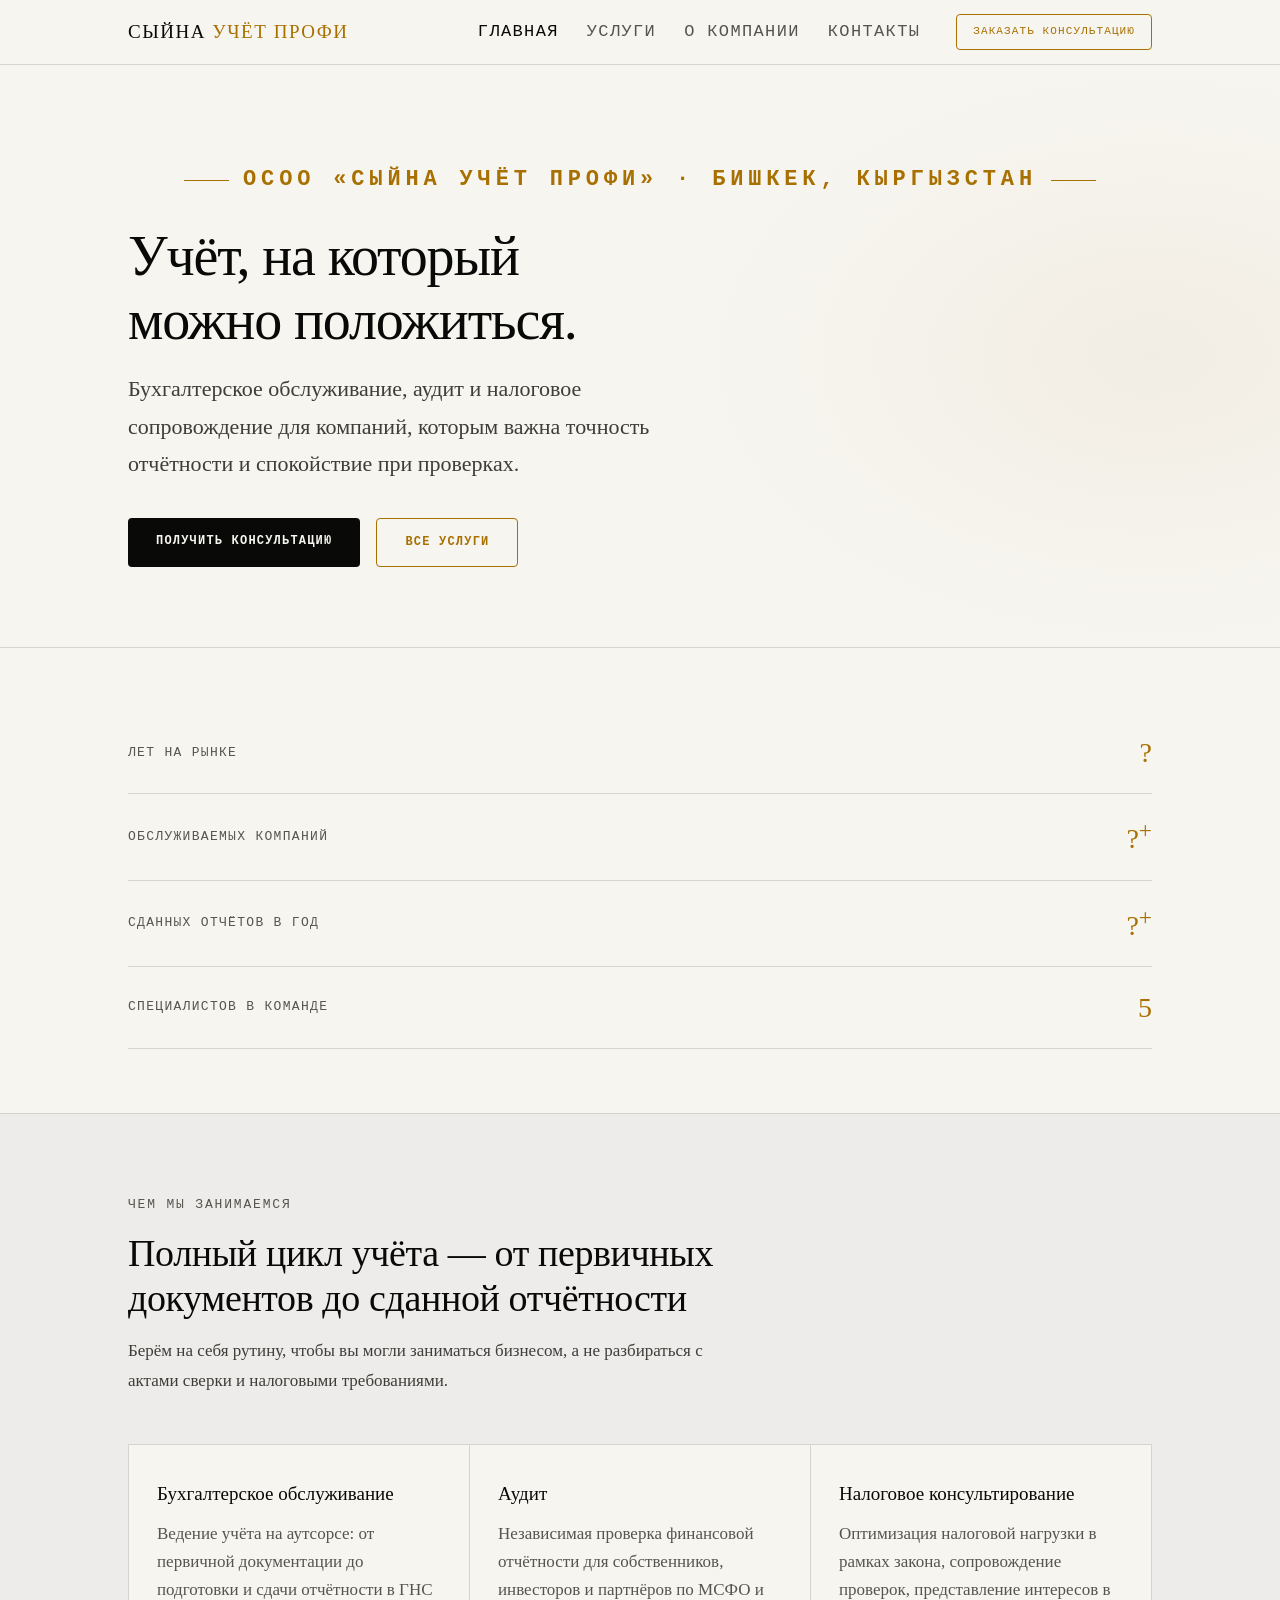
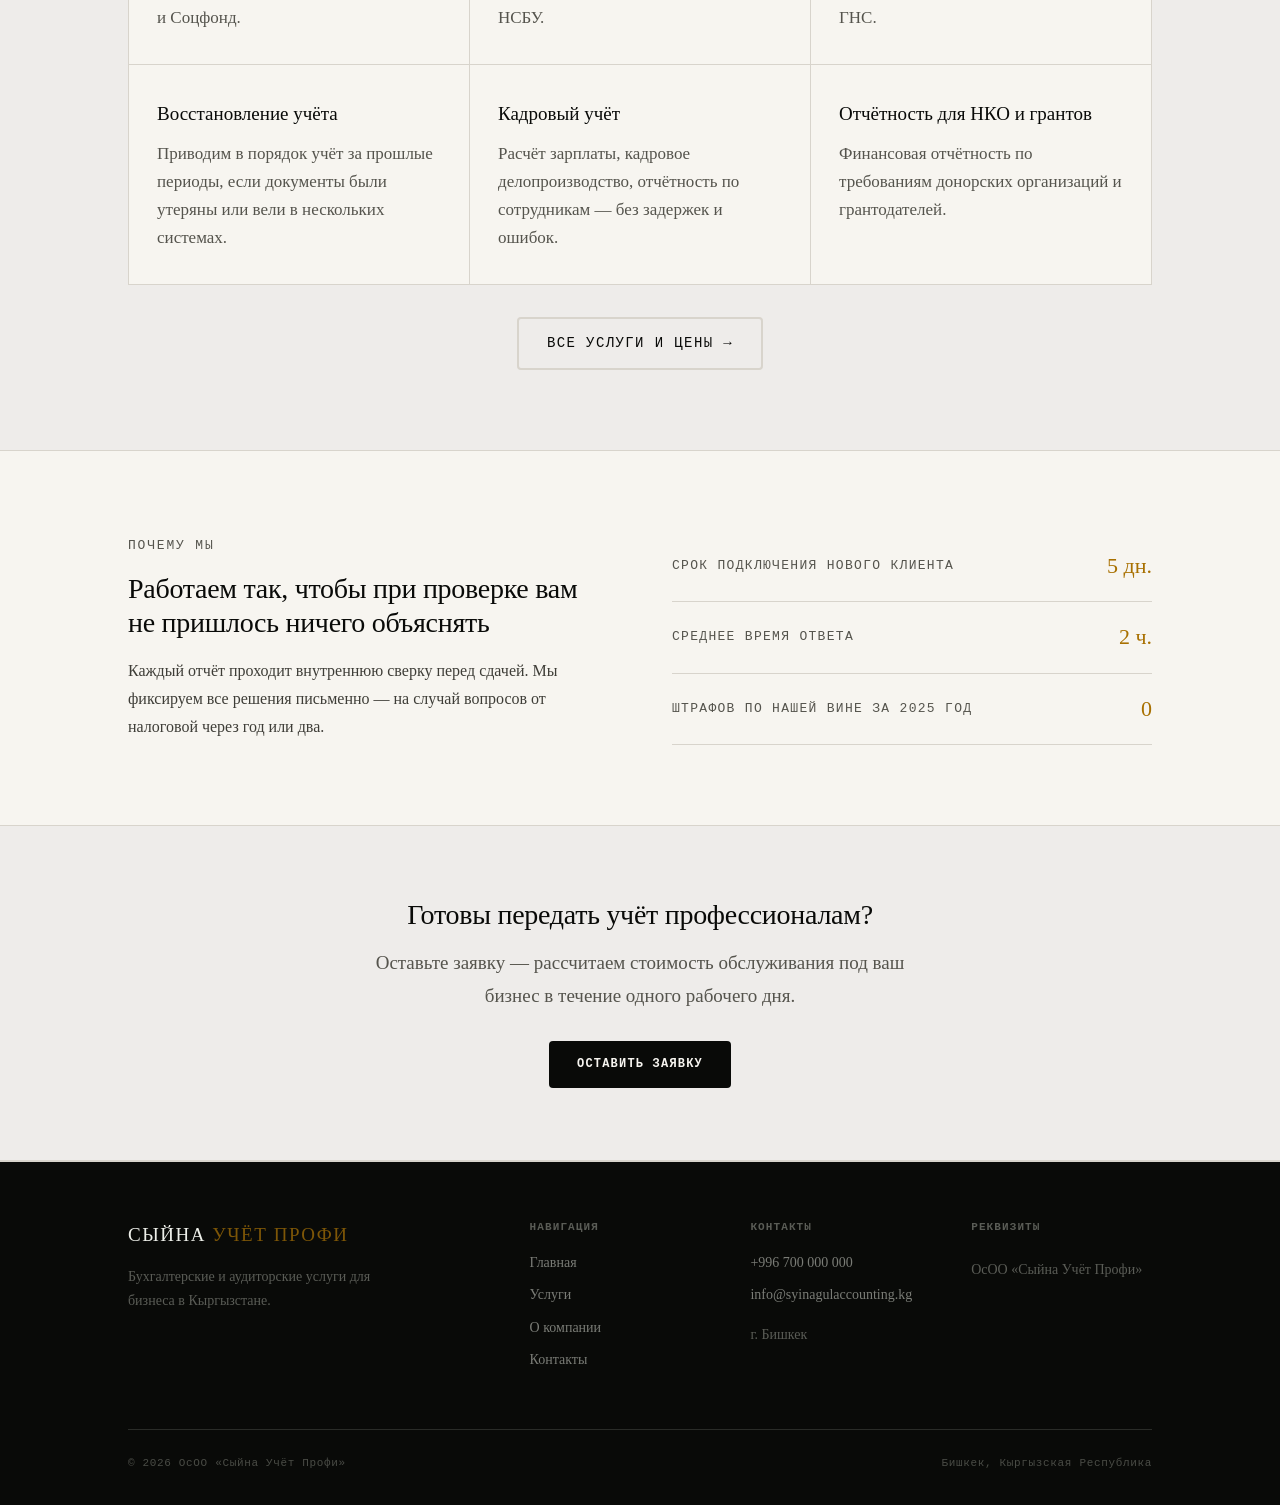
<file: index.html>
<!DOCTYPE html>
<html lang="ru">
<head>
<meta charset="UTF-8">
<meta name="viewport" content="width=device-width, initial-scale=1.0">
<title>Сыйна Учёт Профи — бухгалтерские и аудиторские услуги</title>
<meta name="description" content="Бухгалтерское обслуживание, аудит и налоговое сопровождение для компаний в Бишкеке, Кыргызстан.">
<link rel="stylesheet" href="style.css">
<link rel="icon" href="favicon.png" type="image/png">
</head>
<body>
<header class="site">
  <div class="nav">
    <a href="index.html" class="logo">Сыйна <span>УЧЁТ ПРОФИ</span></a>
    <nav class="links">
      <a href="index.html" class="active">Главная</a>
      <a href="services.html">Услуги</a>
      <a href="about.html">О компании</a>
      <a href="contacts.html">Контакты</a>
    </nav>
    <a href="contacts.html" class="nav-cta">Заказать консультацию</a>
  </div>
</header>
<section class="hero">
  <div class="wrap">
    <span class="kicker">ОсОО «Сыйна Учёт Профи» · Бишкек, Кыргызстан</span>
    <h1>Учёт, на который<br>можно положиться.</h1>
    <p class="lead">Бухгалтерское обслуживание, аудит и налоговое сопровождение для компаний, которым важна точность отчётности и спокойствие при проверках.</p>
    <div style="margin-top:36px;display:flex;gap:16px;flex-wrap:wrap;">
      <a href="contacts.html" class="btn">Получить консультацию</a>
      <a href="services.html" class="btn gold">Все услуги</a>
    </div>
  </div>
</section>
<section style="padding:64px 0;">
  <div class="wrap">
    <div class="ledger">
      <div class="ledger-row"><span class="label">Лет на рынке</span><span class="dots"></span><span class="value">?</span></div>
      <div class="ledger-row"><span class="label">Обслуживаемых компаний</span><span class="dots"></span><span class="value">?<sup>+</sup></span></div>
      <div class="ledger-row"><span class="label">Сданных отчётов в год</span><span class="dots"></span><span class="value">?<sup>+</sup></span></div>
      <div class="ledger-row"><span class="label">Специалистов в команде</span><span class="dots"></span><span class="value">5</span></div>
    </div>
  </div>
</section>
<section style="background:var(--panel);border-top:1px solid var(--line);border-bottom:1px solid var(--line);">
  <div class="wrap">
    <div class="section-head">
      <span class="eyebrow">Чем мы занимаемся</span>
      <h2>Полный цикл учёта — от первичных документов до сданной отчётности</h2>
      <p>Берём на себя рутину, чтобы вы могли заниматься бизнесом, а не разбираться с актами сверки и налоговыми требованиями.</p>
    </div>
    <div class="grid-3">
      <div class="card"><h3>Бухгалтерское обслуживание</h3><p>Ведение учёта на аутсорсе: от первичной документации до подготовки и сдачи отчётности в ГНС и Соцфонд.</p></div>
      <div class="card"><h3>Аудит</h3><p>Независимая проверка финансовой отчётности для собственников, инвесторов и партнёров по МСФО и НСБУ.</p></div>
      <div class="card"><h3>Налоговое консультирование</h3><p>Оптимизация налоговой нагрузки в рамках закона, сопровождение проверок, представление интересов в ГНС.</p></div>
      <div class="card"><h3>Восстановление учёта</h3><p>Приводим в порядок учёт за прошлые периоды, если документы были утеряны или вели в нескольких системах.</p></div>
      <div class="card"><h3>Кадровый учёт</h3><p>Расчёт зарплаты, кадровое делопроизводство, отчётность по сотрудникам — без задержек и ошибок.</p></div>
      <div class="card"><h3>Отчётность для НКО и грантов</h3><p>Финансовая отчётность по требованиям донорских организаций и грантодателей.</p></div>
    </div>
    <div style="margin-top:32px;text-align:center;">
      <a href="services.html" class="btn-ghost">Все услуги и цены →</a>
    </div>
  </div>
</section>
<section>
  <div class="wrap grid-2">
    <div>
      <span class="eyebrow">Почему мы</span>
      <h2 style="font-size:28px;">Работаем так, чтобы при проверке вам не пришлось ничего объяснять</h2>
      <p style="color:var(--mist);margin-top:18px;font-size:16px;">Каждый отчёт проходит внутреннюю сверку перед сдачей. Мы фиксируем все решения письменно — на случай вопросов от налоговой через год или два.</p>
    </div>
    <div class="ledger">
      <div class="ledger-row"><span class="label">Срок подключения нового клиента</span><span class="dots"></span><span class="value" style="font-size:22px;">5 дн.</span></div>
      <div class="ledger-row"><span class="label">Среднее время ответа</span><span class="dots"></span><span class="value" style="font-size:22px;">2 ч.</span></div>
      <div class="ledger-row"><span class="label">Штрафов по нашей вине за 2025 год</span><span class="dots"></span><span class="value" style="font-size:22px;">0</span></div>
    </div>
  </div>
</section>
<div class="cta-band">
  <div class="wrap" style="max-width:600px;">
    <h2 style="font-size:28px;margin-bottom:14px;">Готовы передать учёт профессионалам?</h2>
    <p style="color:var(--slate);margin-bottom:28px;">Оставьте заявку — рассчитаем стоимость обслуживания под ваш бизнес в течение одного рабочего дня.</p>
    <a href="contacts.html" class="btn">Оставить заявку</a>
  </div>
</div>
<footer class="site">
  <div class="wrap">
    <div class="footer-grid">
      <div>
        <div class="logo" style="margin-bottom:14px;">Сыйна <span>УЧЁТ ПРОФИ</span></div>
        <p style="font-size:14px;max-width:280px;">Бухгалтерские и аудиторские услуги для бизнеса в Кыргызстане.</p>
      </div>
      <div>
        <h4>Навигация</h4>
        <a href="index.html">Главная</a>
        <a href="services.html">Услуги</a>
        <a href="about.html">О компании</a>
        <a href="contacts.html">Контакты</a>
      </div>
      <div>
        <h4>Контакты</h4>
        <a href="tel:+996700000000">+996 700 000 000</a>
        <a href="mailto:info@syinagulaccounting.kg">info@syinagulaccounting.kg</a>
        <span style="color:#5a5c56;font-size:14px;">г. Бишкек</span>
      </div>
      <div>
        <h4>Реквизиты</h4>
        <span style="color:#5a5c56;font-size:14px;">ОсОО «Сыйна Учёт Профи»</span>
      </div>
    </div>
    <div class="footer-bottom">
      <span>© 2026 ОсОО «Сыйна Учёт Профи»</span>
      <span>Бишкек, Кыргызская Республика</span>
    </div>
  </div>
</footer>
</body>
</html>
</file>
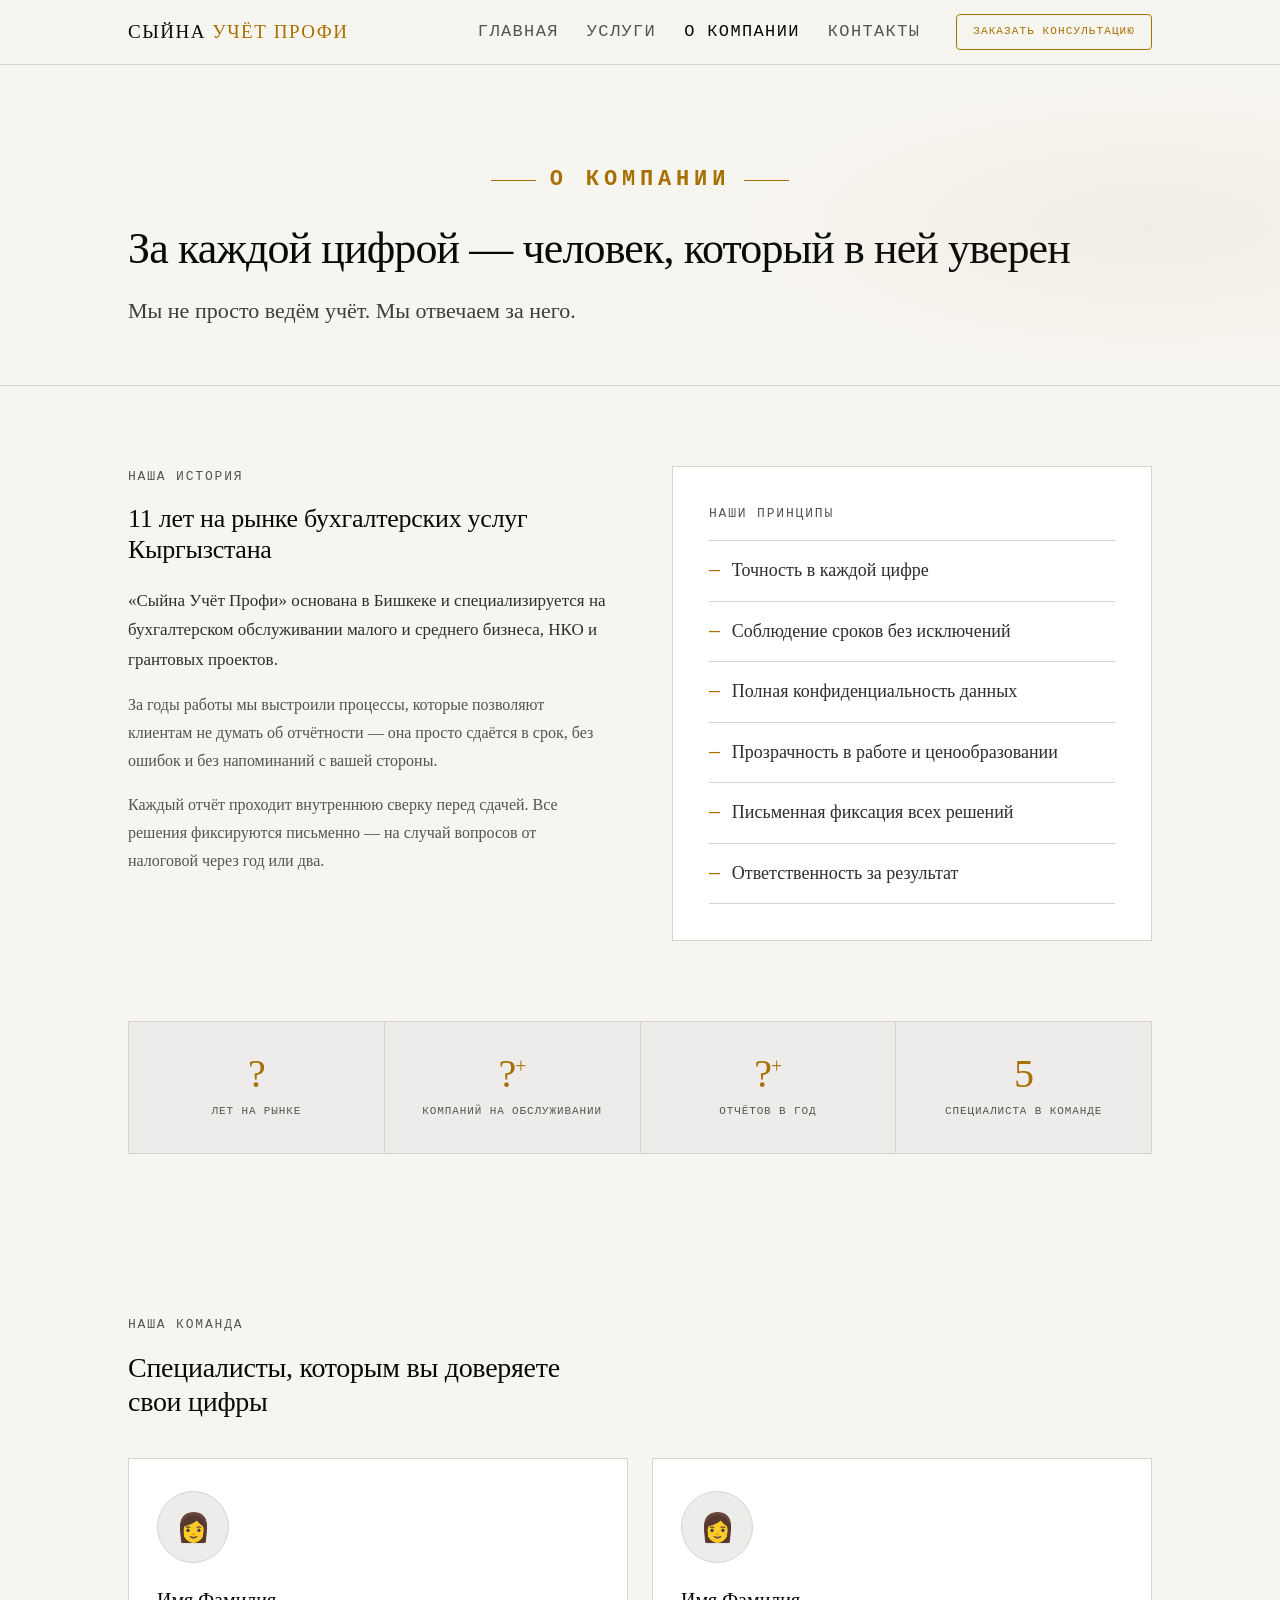
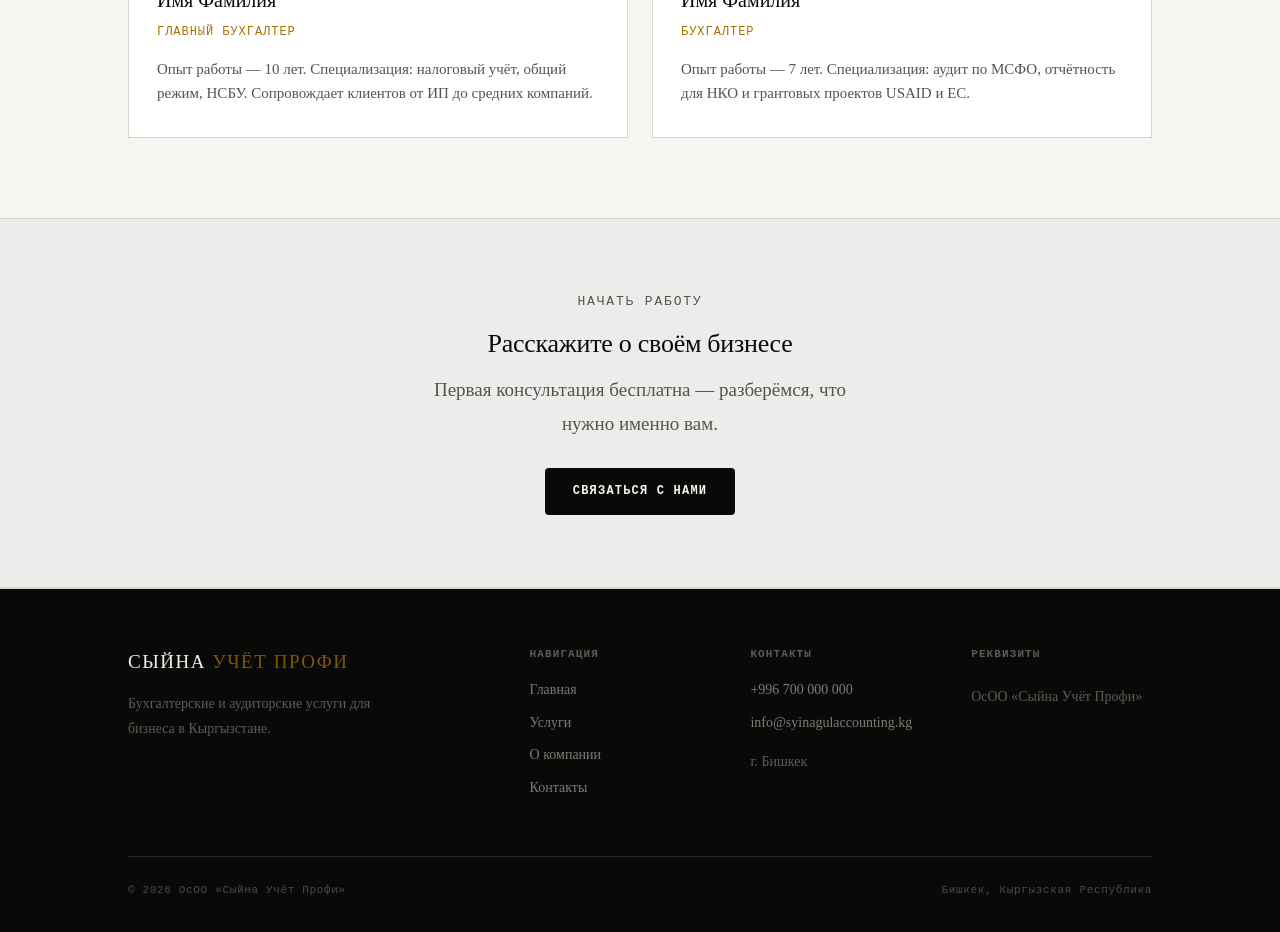
<file: about.html>
<!DOCTYPE html>
<html lang="ru">
<head>
<meta charset="UTF-8">
<meta name="viewport" content="width=device-width, initial-scale=1.0">
<title>О компании — Сыйна Учёт Профи</title>
<meta name="description" content="О компании Сыйна Учёт Профи — 11 лет на рынке бухгалтерских услуг Кыргызстана.">
<link rel="stylesheet" href="style.css">
<link rel="icon" href="favicon.png" type="image/png">
</head>
<body>

<header class="site">
  <div class="nav">
    <a href="index.html" class="logo">Сыйна <span>УЧЁТ ПРОФИ</span></a>
    <nav class="links">
      <a href="index.html">Главная</a>
      <a href="services.html">Услуги</a>
      <a href="about.html" class="active">О компании</a>
      <a href="contacts.html">Контакты</a>
    </nav>
    <a href="contacts.html" class="nav-cta">Заказать консультацию</a>
  </div>
</header>

<section class="hero" style="padding-bottom:56px;">
  <div class="wrap">
    <span class="kicker">О компании</span>
    <h1 style="font-size:clamp(28px,4vw,44px);">За каждой цифрой — человек, который в ней уверен</h1>
    <p class="lead">Мы не просто ведём учёт. Мы отвечаем за него.</p>
  </div>
</section>

<!-- ABOUT -->
<section>
  <div class="wrap">
    <div class="about-grid">
      <div>
        <span class="eyebrow">Наша история</span>
        <h2 style="font-size:26px;margin-bottom:20px;">11 лет на рынке бухгалтерских услуг Кыргызстана</h2>
        <p style="color:var(--body);margin-bottom:16px;font-size:17px;">«Сыйна Учёт Профи» основана в Бишкеке и специализируется на бухгалтерском обслуживании малого и среднего бизнеса, НКО и грантовых проектов.</p>
        <p style="color:var(--slate);margin-bottom:16px;font-size:16px;">За годы работы мы выстроили процессы, которые позволяют клиентам не думать об отчётности — она просто сдаётся в срок, без ошибок и без напоминаний с вашей стороны.</p>
        <p style="color:var(--slate);font-size:16px;">Каждый отчёт проходит внутреннюю сверку перед сдачей. Все решения фиксируются письменно — на случай вопросов от налоговой через год или два.</p>
      </div>
      <div style="background:#fff;border:1px solid var(--line);padding:36px;">
        <span class="eyebrow">Наши принципы</span>
        <ul class="cert-list">
          <li>Точность в каждой цифре</li>
          <li>Соблюдение сроков без исключений</li>
          <li>Полная конфиденциальность данных</li>
          <li>Прозрачность в работе и ценообразовании</li>
          <li>Письменная фиксация всех решений</li>
          <li>Ответственность за результат</li>
        </ul>
      </div>
    </div>
  </div>
</section>

<!-- STATS -->
<section style="padding:0 0 80px;">
  <div class="wrap">
    <div class="stat-row">
      <div class="stat">
        <div class="stat-num">?</div>
        <div class="stat-label">Лет на рынке</div>
      </div>
      <div class="stat">
        <div class="stat-num">?<sup style="font-size:20px;">+</sup></div>
        <div class="stat-label">Компаний на обслуживании</div>
      </div>
      <div class="stat">
        <div class="stat-num">?<sup style="font-size:20px;">+</sup></div>
        <div class="stat-label">Отчётов в год</div>
      </div>
      <div class="stat">
        <div class="stat-num">5</div>
        <div class="stat-label">Специалиста в команде</div>
      </div>
    </div>
  </div>
</section>

<!-- TEAM -->
<section>
  <div class="wrap">
    <span class="eyebrow">Наша команда</span>
    <h2 style="font-size:28px;margin-bottom:40px;max-width:480px;">Специалисты, которым вы доверяете свои цифры</h2>
    <div style="display:grid;grid-template-columns:repeat(auto-fit,minmax(280px,1fr));gap:24px;">

      <div style="background:#fff;border:1px solid var(--line);padding:32px 28px;">
        <div style="width:72px;height:72px;border-radius:50%;background:var(--panel);border:1px solid var(--line);display:flex;align-items:center;justify-content:center;font-size:28px;margin-bottom:20px;">👩</div>
        <h3 style="font-size:20px;margin-bottom:4px;">Имя Фамилия</h3>
        <p style="color:var(--gold);font-family:'Consolas',monospace;font-size:12px;letter-spacing:.08em;text-transform:uppercase;margin-bottom:14px;">Главный бухгалтер</p>
        <p style="color:var(--slate);font-size:15px;line-height:1.6;">Опыт работы — 10 лет. Специализация: налоговый учёт, общий режим, НСБУ. Сопровождает клиентов от ИП до средних компаний.</p>
      </div>

      <div style="background:#fff;border:1px solid var(--line);padding:32px 28px;">
        <div style="width:72px;height:72px;border-radius:50%;background:var(--panel);border:1px solid var(--line);display:flex;align-items:center;justify-content:center;font-size:28px;margin-bottom:20px;">👩</div>
        <h3 style="font-size:20px;margin-bottom:4px;">Имя Фамилия</h3>
        <p style="color:var(--gold);font-family:'Consolas',monospace;font-size:12px;letter-spacing:.08em;text-transform:uppercase;margin-bottom:14px;">Бухгалтер</p>
        <p style="color:var(--slate);font-size:15px;line-height:1.6;">Опыт работы — 7 лет. Специализация: аудит по МСФО, отчётность для НКО и грантовых проектов USAID и ЕС.</p>
      </div>
</section>


<div class="cta-band">
  <div class="wrap" style="max-width:520px;">
    <span class="eyebrow">Начать работу</span>
    <h2 style="font-size:26px;margin-bottom:14px;">Расскажите о своём бизнесе</h2>
    <p style="color:var(--slate);margin-bottom:28px;">Первая консультация бесплатна — разберёмся, что нужно именно вам.</p>
    <a href="contacts.html" class="btn">Связаться с нами</a>
  </div>
</div>

<footer class="site">
  <div class="wrap">
    <div class="footer-grid">
      <div>
        <div class="logo" style="margin-bottom:14px;">Сыйна <span>УЧЁТ ПРОФИ</span></div>
        <p style="font-size:14px;max-width:280px;">Бухгалтерские и аудиторские услуги для бизнеса в Кыргызстане.</p>
      </div>
      <div>
        <h4>Навигация</h4>
        <a href="index.html">Главная</a>
        <a href="services.html">Услуги</a>
        <a href="about.html">О компании</a>
        <a href="contacts.html">Контакты</a>
      </div>
      <div>
        <h4>Контакты</h4>
        <a href="tel:+996700000000">+996 700 000 000</a>
        <a href="mailto:info@syinagulaccounting.kg">info@syinagulaccounting.kg</a>
        <span style="color:#5a5c56;font-size:14px;">г. Бишкек</span>
      </div>
      <div>
        <h4>Реквизиты</h4>
        <span style="color:#5a5c56;font-size:14px;">ОсОО «Сыйна Учёт Профи»</span>
      </div>
    </div>
    <div class="footer-bottom">
      <span>© 2026 ОсОО «Сыйна Учёт Профи»</span>
      <span>Бишкек, Кыргызская Республика</span>
    </div>
  </div>
</footer>

</body>
</html>
</file>
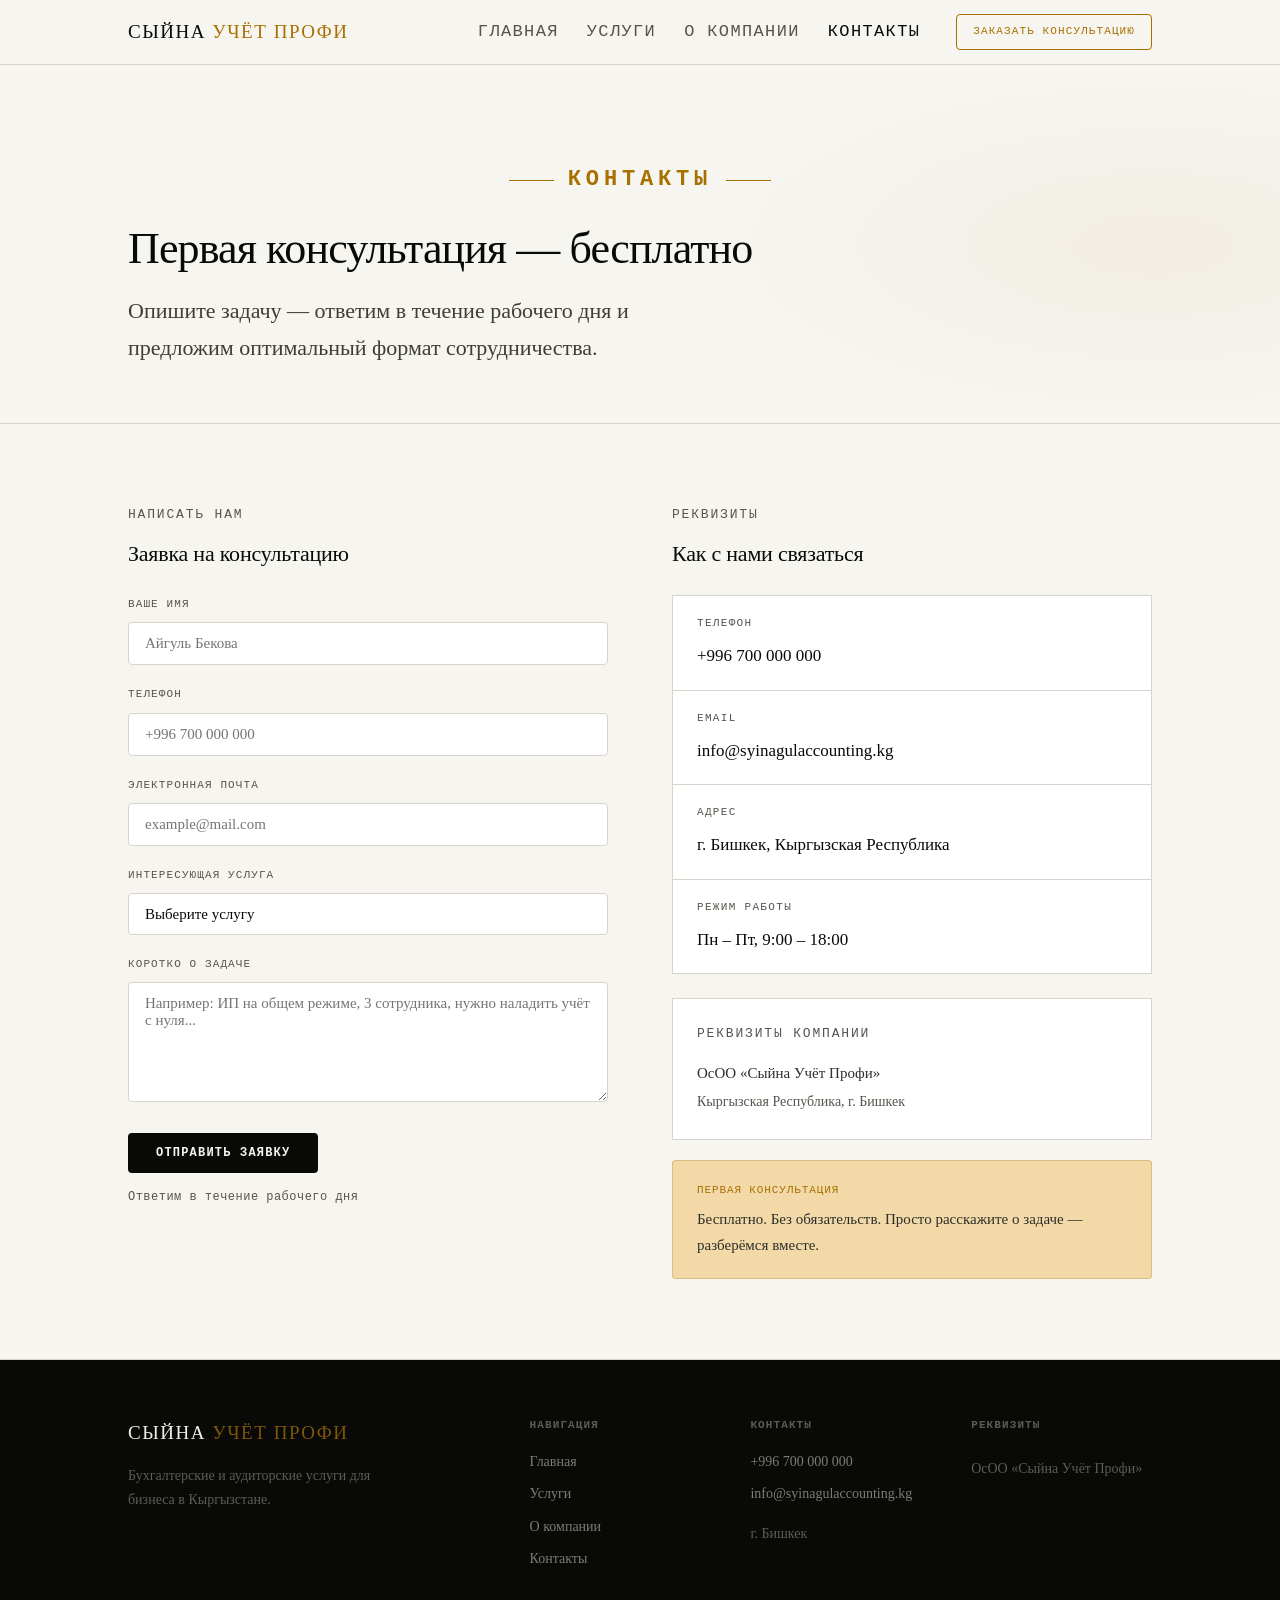
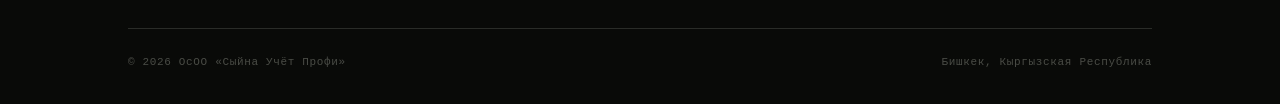
<file: contacts.html>
<!DOCTYPE html>
<html lang="ru">
<head>
<meta charset="UTF-8">
<meta name="viewport" content="width=device-width, initial-scale=1.0">
<title>Контакты — Сыйна Учёт Профи</title>
<meta name="description" content="Свяжитесь с нами для бесплатной консультации. Бишкек, Кыргызстан.">
<link rel="stylesheet" href="style.css">
<link rel="icon" href="favicon.png" type="image/png">
</head>
<body>

<header class="site">
  <div class="nav">
    <a href="index.html" class="logo">Сыйна <span>УЧЁТ ПРОФИ</span></a>
    <nav class="links">
      <a href="index.html">Главная</a>
      <a href="services.html">Услуги</a>
      <a href="about.html">О компании</a>
      <a href="contacts.html" class="active">Контакты</a>
    </nav>
    <a href="contacts.html" class="nav-cta">Заказать консультацию</a>
  </div>
</header>

<section class="hero" style="padding-bottom:56px;">
  <div class="wrap">
    <span class="kicker">Контакты</span>
    <h1 style="font-size:clamp(28px,4vw,44px);">Первая консультация — бесплатно</h1>
    <p class="lead">Опишите задачу — ответим в течение рабочего дня и предложим оптимальный формат сотрудничества.</p>
  </div>
</section>

<section>
  <div class="wrap">
    <div style="display:grid;grid-template-columns:1fr 1fr;gap:64px;align-items:start;">

      <!-- FORM -->
      <div>
        <span class="eyebrow">Написать нам</span>
        <h2 style="font-size:22px;margin-bottom:28px;">Заявка на консультацию</h2>

        <form action="https://formspree.io/f/YOUR_FORM_ID" method="POST">
          <div class="form-group">
            <label for="name">Ваше имя</label>
            <input type="text" id="name" name="name" placeholder="Айгуль Бекова" required>
          </div>
          <div class="form-group">
            <label for="phone">Телефон</label>
            <input type="tel" id="phone" name="phone" placeholder="+996 700 000 000">
          </div>
          <div class="form-group">
            <label for="email">Электронная почта</label>
            <input type="email" id="email" name="email" placeholder="example@mail.com" required>
          </div>
          <div class="form-group">
            <label for="service">Интересующая услуга</label>
            <select id="service" name="service">
              <option value="" disabled selected>Выберите услугу</option>
              <option>Бухгалтерское обслуживание</option>
              <option>Аудит финансовой отчётности</option>
              <option>Налоговое консультирование</option>
              <option>Восстановление учёта</option>
              <option>Кадровый учёт и зарплата</option>
              <option>Отчётность для НКО / грантов</option>
              <option>Не определился — нужна консультация</option>
            </select>
          </div>
          <div class="form-group">
            <label for="message">Коротко о задаче</label>
            <textarea id="message" name="message" placeholder="Например: ИП на общем режиме, 3 сотрудника, нужно наладить учёт с нуля..."></textarea>
          </div>
          <button type="submit" class="btn">Отправить заявку</button>
          <p style="color:var(--slate);font-size:12px;margin-top:14px;font-family:'Consolas',monospace;letter-spacing:.04em;">Ответим в течение рабочего дня</p>
        </form>
      </div>

      <!-- INFO -->
      <div>
        <span class="eyebrow">Реквизиты</span>
        <h2 style="font-size:22px;margin-bottom:28px;">Как с нами связаться</h2>

        <div class="info-block" style="margin-bottom:24px;">
          <div class="info-row">
            <div class="info-row-label">Телефон</div>
            <a href="tel:+996700000000">+996 700 000 000</a>
          </div>
          <div class="info-row">
            <div class="info-row-label">Email</div>
            <a href="mailto:info@syinagulaccounting.kg">info@syinagulaccounting.kg</a>
          </div>
          <div class="info-row">
            <div class="info-row-label">Адрес</div>
            <span>г. Бишкек, Кыргызская Республика</span>
          </div>
          <div class="info-row">
            <div class="info-row-label">Режим работы</div>
            <span>Пн – Пт, 9:00 – 18:00</span>
          </div>
        </div>

        <div style="background:#fff;border:1px solid var(--line);padding:24px 24px;margin-bottom:20px;">
          <span class="eyebrow">Реквизиты компании</span>
          <p style="color:var(--body);font-size:15px;margin-bottom:4px;">ОсОО «Сыйна Учёт Профи»</p>
          <p style="color:var(--slate);font-size:14px;">Кыргызская Республика, г. Бишкек</p>
        </div>

        <div style="padding:20px 24px;border:1px solid rgba(160,120,40,.3);border-radius:var(--radius);background:var(--goldBg);">
          <p style="color:var(--gold);font-family:'Consolas',monospace;font-size:11px;letter-spacing:.08em;margin-bottom:6px;">ПЕРВАЯ КОНСУЛЬТАЦИЯ</p>
          <p style="color:var(--body);font-size:15px;">Бесплатно. Без обязательств. Просто расскажите о задаче — разберёмся вместе.</p>
        </div>
      </div>

    </div>
  </div>
</section>

<footer class="site">
  <div class="wrap">
    <div class="footer-grid">
      <div>
        <div class="logo" style="margin-bottom:14px;">Сыйна <span>УЧЁТ ПРОФИ</span></div>
        <p style="font-size:14px;max-width:280px;">Бухгалтерские и аудиторские услуги для бизнеса в Кыргызстане.</p>
      </div>
      <div>
        <h4>Навигация</h4>
        <a href="index.html">Главная</a>
        <a href="services.html">Услуги</a>
        <a href="about.html">О компании</a>
        <a href="contacts.html">Контакты</a>
      </div>
      <div>
        <h4>Контакты</h4>
        <a href="tel:+996700000000">+996 700 000 000</a>
        <a href="mailto:info@syinagulaccounting.kg">info@syinagulaccounting.kg</a>
        <span style="color:#5a5c56;font-size:14px;">г. Бишкек</span>
      </div>
      <div>
        <h4>Реквизиты</h4>
        <span style="color:#5a5c56;font-size:14px;">ОсОО «Сыйна Учёт Профи»</span>
      </div>
    </div>
    <div class="footer-bottom">
      <span>© 2026 ОсОО «Сыйна Учёт Профи»</span>
      <span>Бишкек, Кыргызская Республика</span>
    </div>
  </div>
</footer>

</body>
</html>
</file>
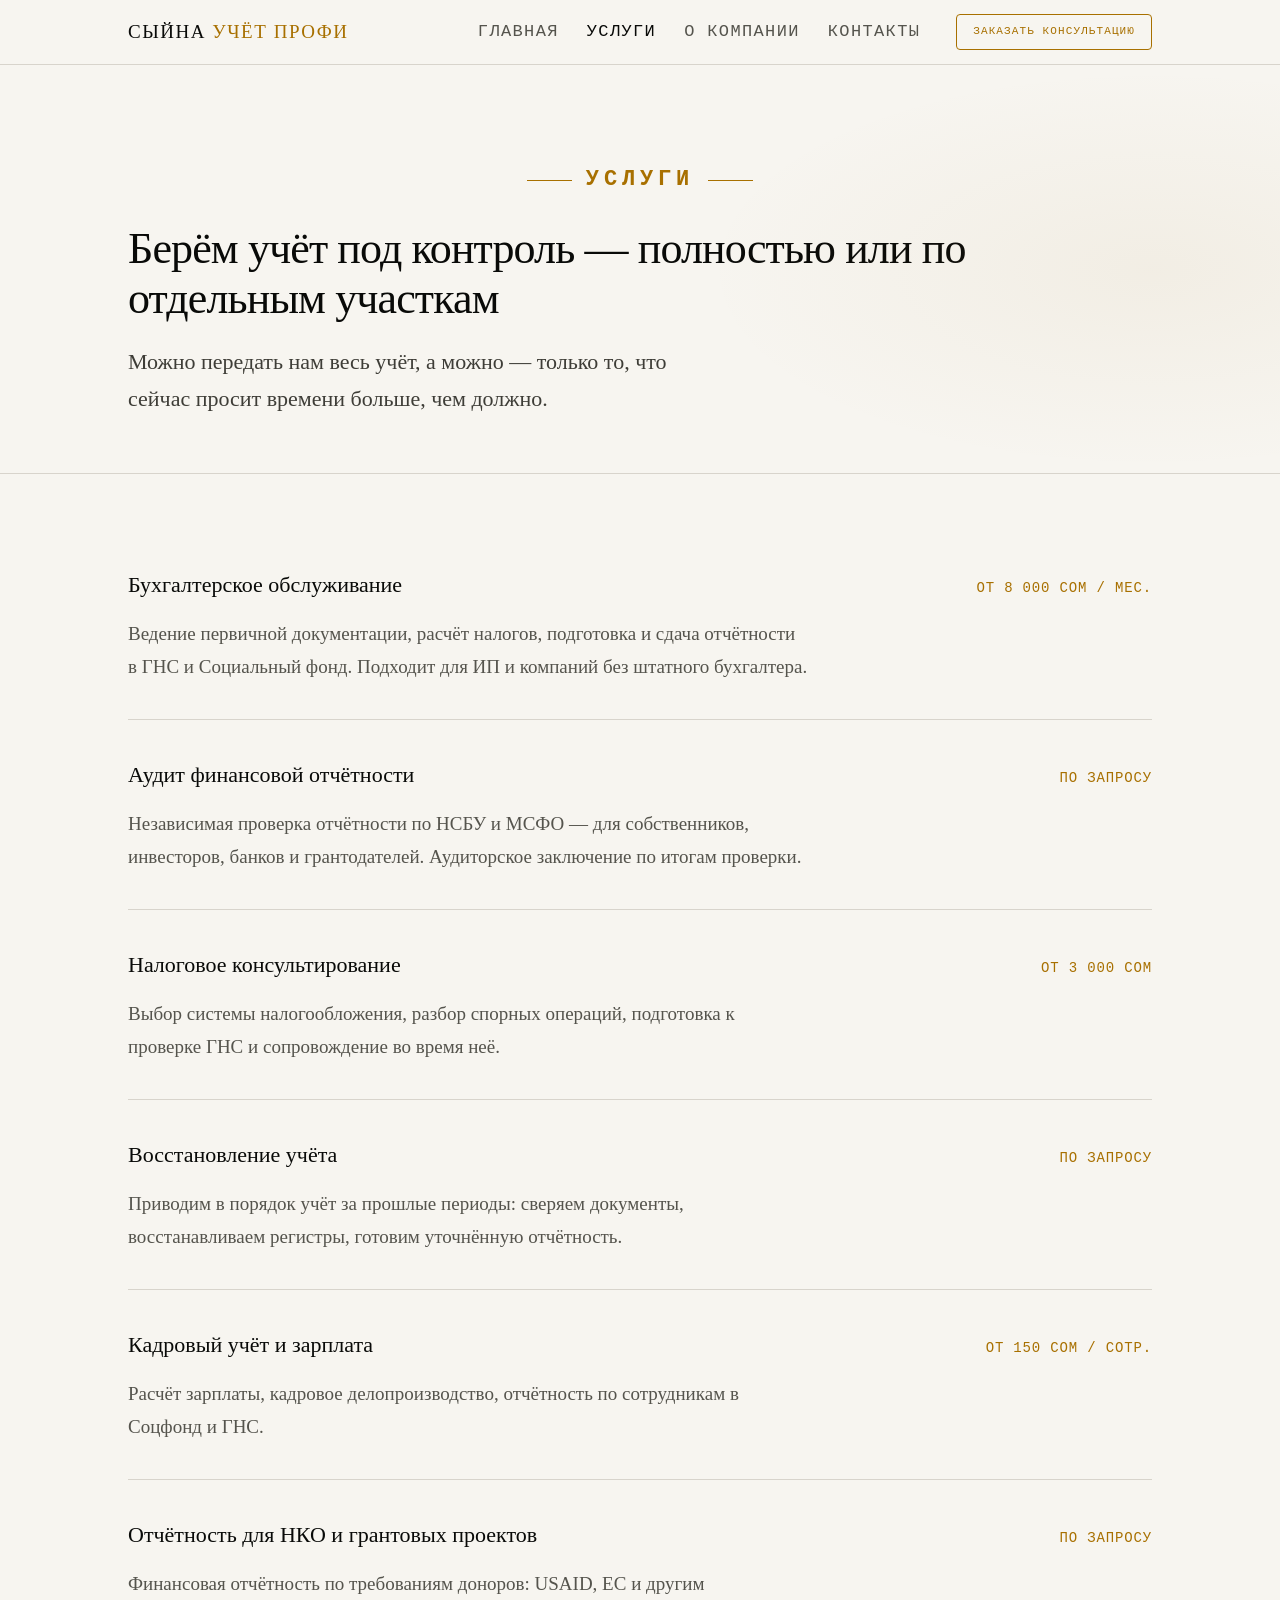
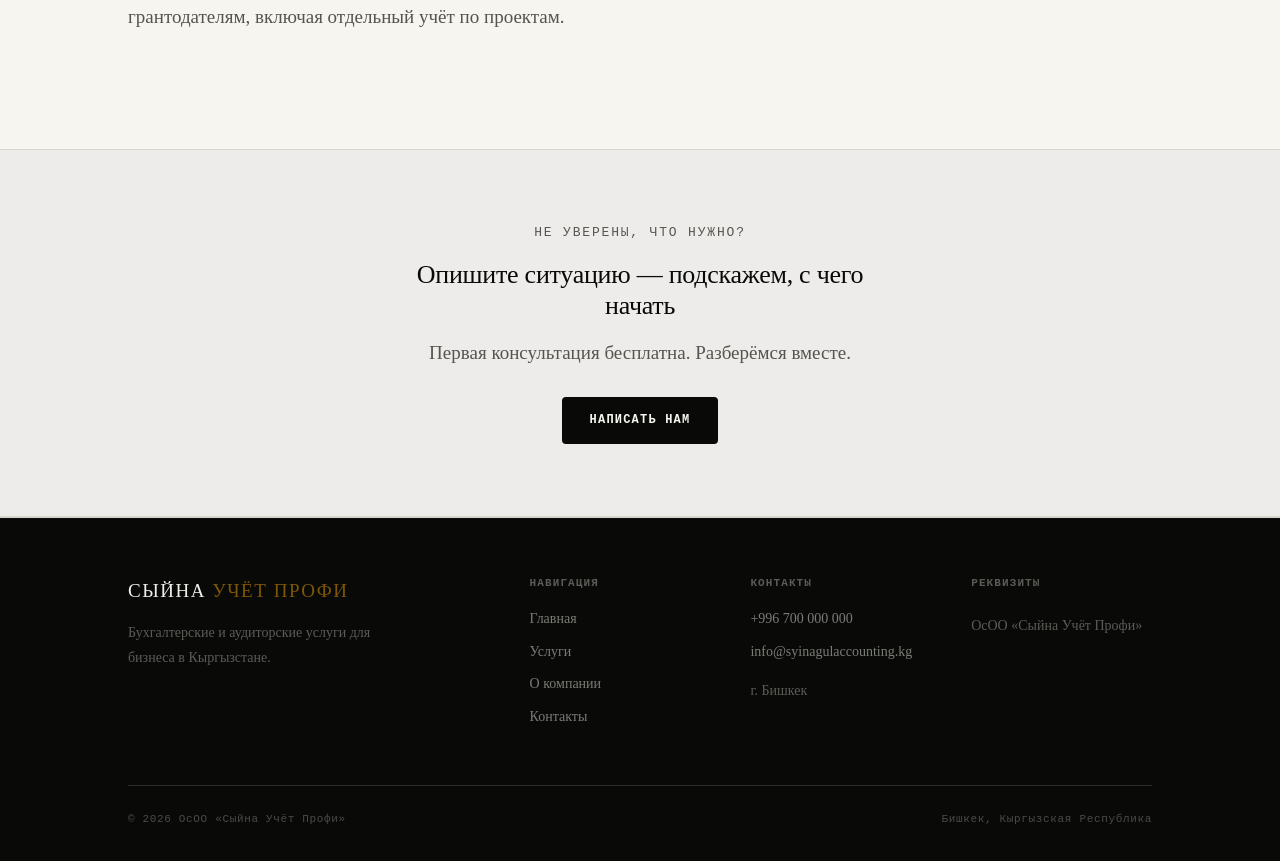
<file: services.html>
<!DOCTYPE html>
<html lang="ru">
<head>
<meta charset="UTF-8">
<meta name="viewport" content="width=device-width, initial-scale=1.0">
<title>Услуги — Сыйна Учёт Профи</title>
<meta name="description" content="Бухгалтерское обслуживание, аудит, налоговое консультирование в Бишкеке.">
<link rel="stylesheet" href="style.css">
<link rel="icon" href="favicon.png" type="image/png">
</head>
<body>

<header class="site">
  <div class="nav">
    <a href="index.html" class="logo">Сыйна <span>УЧЁТ ПРОФИ</span></a>
    <nav class="links">
      <a href="index.html">Главная</a>
      <a href="services.html" class="active">Услуги</a>
      <a href="about.html">О компании</a>
      <a href="contacts.html">Контакты</a>
    </nav>
    <a href="contacts.html" class="nav-cta">Заказать консультацию</a>
  </div>
</header>

<section class="hero" style="padding-bottom:56px;">
  <div class="wrap">
    <span class="kicker">Услуги</span>
    <h1 style="font-size:clamp(28px,4vw,44px);">Берём учёт под контроль — полностью или по отдельным участкам</h1>
    <p class="lead">Можно передать нам весь учёт, а можно — только то, что сейчас просит времени больше, чем должно.</p>
  </div>
</section>

<section style="padding-top:56px;">
  <div class="wrap">
    <div class="svc-ledger">

      <div style="padding:36px 0;border-bottom:1px solid var(--line);">
        <div style="display:flex;justify-content:space-between;align-items:baseline;flex-wrap:wrap;gap:12px;">
          <h3 style="font-size:22px;">Бухгалтерское обслуживание</h3>
          <span class="mono" style="color:var(--gold);">ОТ 8 000 СОМ / МЕС.</span>
        </div>
        <p style="color:var(--slate);max-width:680px;margin-top:12px;">Ведение первичной документации, расчёт налогов, подготовка и сдача отчётности в ГНС и Социальный фонд. Подходит для ИП и компаний без штатного бухгалтера.</p>
      </div>

      <div style="padding:36px 0;border-bottom:1px solid var(--line);">
        <div style="display:flex;justify-content:space-between;align-items:baseline;flex-wrap:wrap;gap:12px;">
          <h3 style="font-size:22px;">Аудит финансовой отчётности</h3>
          <span class="mono" style="color:var(--gold);">ПО ЗАПРОСУ</span>
        </div>
        <p style="color:var(--slate);max-width:680px;margin-top:12px;">Независимая проверка отчётности по НСБУ и МСФО — для собственников, инвесторов, банков и грантодателей. Аудиторское заключение по итогам проверки.</p>
      </div>

      <div style="padding:36px 0;border-bottom:1px solid var(--line);">
        <div style="display:flex;justify-content:space-between;align-items:baseline;flex-wrap:wrap;gap:12px;">
          <h3 style="font-size:22px;">Налоговое консультирование</h3>
          <span class="mono" style="color:var(--gold);">ОТ 3 000 СОМ</span>
        </div>
        <p style="color:var(--slate);max-width:680px;margin-top:12px;">Выбор системы налогообложения, разбор спорных операций, подготовка к проверке ГНС и сопровождение во время неё.</p>
      </div>

      <div style="padding:36px 0;border-bottom:1px solid var(--line);">
        <div style="display:flex;justify-content:space-between;align-items:baseline;flex-wrap:wrap;gap:12px;">
          <h3 style="font-size:22px;">Восстановление учёта</h3>
          <span class="mono" style="color:var(--gold);">ПО ЗАПРОСУ</span>
        </div>
        <p style="color:var(--slate);max-width:680px;margin-top:12px;">Приводим в порядок учёт за прошлые периоды: сверяем документы, восстанавливаем регистры, готовим уточнённую отчётность.</p>
      </div>

      <div style="padding:36px 0;border-bottom:1px solid var(--line);">
        <div style="display:flex;justify-content:space-between;align-items:baseline;flex-wrap:wrap;gap:12px;">
          <h3 style="font-size:22px;">Кадровый учёт и зарплата</h3>
          <span class="mono" style="color:var(--gold);">ОТ 150 СОМ / СОТР.</span>
        </div>
        <p style="color:var(--slate);max-width:680px;margin-top:12px;">Расчёт зарплаты, кадровое делопроизводство, отчётность по сотрудникам в Соцфонд и ГНС.</p>
      </div>

      <div style="padding:36px 0;">
        <div style="display:flex;justify-content:space-between;align-items:baseline;flex-wrap:wrap;gap:12px;">
          <h3 style="font-size:22px;">Отчётность для НКО и грантовых проектов</h3>
          <span class="mono" style="color:var(--gold);">ПО ЗАПРОСУ</span>
        </div>
        <p style="color:var(--slate);max-width:680px;margin-top:12px;">Финансовая отчётность по требованиям доноров: USAID, ЕС и другим грантодателям, включая отдельный учёт по проектам.</p>
      </div>

    </div>
  </div>
</section>

<div class="cta-band">
  <div class="wrap" style="max-width:560px;">
    <span class="eyebrow">Не уверены, что нужно?</span>
    <h2 style="font-size:26px;margin-bottom:14px;">Опишите ситуацию — подскажем, с чего начать</h2>
    <p style="color:var(--slate);margin-bottom:28px;">Первая консультация бесплатна. Разберёмся вместе.</p>
    <a href="contacts.html" class="btn">Написать нам</a>
  </div>
</div>

<footer class="site">
  <div class="wrap">
    <div class="footer-grid">
      <div>
        <div class="logo" style="margin-bottom:14px;">Сыйна <span>УЧЁТ ПРОФИ</span></div>
        <p style="font-size:14px;max-width:280px;">Бухгалтерские и аудиторские услуги для бизнеса в Кыргызстане.</p>
      </div>
      <div>
        <h4>Навигация</h4>
        <a href="index.html">Главная</a>
        <a href="services.html">Услуги</a>
        <a href="about.html">О компании</a>
        <a href="contacts.html">Контакты</a>
      </div>
      <div>
        <h4>Контакты</h4>
        <a href="tel:+996700000000">+996 700 000 000</a>
        <a href="mailto:info@syinagulaccounting.kg">info@syinagulaccounting.kg</a>
        <span style="color:#5a5c56;font-size:14px;">г. Бишкек</span>
      </div>
      <div>
        <h4>Реквизиты</h4>
        <span style="color:#5a5c56;font-size:14px;">ОсОО «Сыйна Учёт Профи»</span>
      </div>
    </div>
    <div class="footer-bottom">
      <span>© 2026 ОсОО «Сыйна Учёт Профи»</span>
      <span>Бишкек, Кыргызская Республика</span>
    </div>
  </div>
</footer>

</body>
</html>
</file>
<file: style.css>
/* ─── TOKENS ─────────────────────────────────────────────── */
:root {
  --ink:     #090a08;   /* darker than #1a1c18 */
  --body:    #2d2f2a;   /* darker */
  --paper:   #f7f5f0;
  --panel:   #eeecea;
  --panel2:  #e6e3dc;
  --line:    #d8d4cc;
  --slate:   #55544d;   /* was #7a7870 */
  --mist:    #3e3d37;   /* was #5a5850 */
  --gold:    #a87000;
  --gold2:   #7d5607;
  --goldBg:  #f2d9a7;
  --radius:  4px;
}

/* ─── RESET ──────────────────────────────────────────────── */
*, *::before, *::after { box-sizing: border-box; margin: 0; padding: 0; }
html { scroll-behavior: smooth; }

body {
  font-family: "Baskerville", "Palatino Linotype", serif;
  background: var(--paper);
  color: var(--ink);
  font-size: 19px;   /* was 17px */
  line-height: 1.75;
  -webkit-font-smoothing: antialiased;
}

img { display: block; max-width: 100%; }
a { color: inherit; text-decoration: none; }

/* ─── TYPOGRAPHY ─────────────────────────────────────────── */
.mono {
  font-family: "Consolas", monospace;
  letter-spacing: .06em;
  font-size: 14px;
  text-transform: uppercase;
}

.kicker {
  display: flex;
  align-items: center;
  justify-content: center;
  gap: 14px;
  width: fit-content;
  margin: 0 auto 24px;   /* Centers it horizontally */

  font-family: "Consolas", monospace;
  font-weight: bold;
  font-size: 22px;
  letter-spacing: .22em;
  text-transform: uppercase;
  color: var(--gold);
}

.kicker::before,
.kicker::after {
  content: "";
  width: 45px;
  height: 1px;
  background: var(--gold);
}

.eyebrow {
  display: block;
  font-family: "Consolas", monospace;
  font-size: 13px;
  letter-spacing: .14em;
  text-transform: uppercase;
  color: var(--slate);
  margin-bottom: 14px;
}

h1 { font-size: clamp(32px, 5vw, 56px); font-weight: 400; line-height: 1.15; letter-spacing: -.02em; color: var(--ink); }
h2 { font-size: clamp(24px, 3.5vw, 38px); font-weight: 400; line-height: 1.2; letter-spacing: -.01em; color: var(--ink); }
h3 { font-size: 20px; font-weight: 400; color: var(--ink); }
h4 { font-family: "Consolas", monospace; font-size: 11px; letter-spacing: .1em; text-transform: uppercase; color: var(--slate); margin-bottom: 14px; }

.lead {
  font-size: 22px;
  color: var(--mist);
  max-width: 580px;
  margin-top: 18px;
  line-height: 1.7;
}

/* ─── LAYOUT ─────────────────────────────────────────────── */
.wrap {
  max-width: 1080px;
  margin: 0 auto;
  padding: 0 28px;
}

section { padding: 80px 0; }

/* ─── HEADER / NAV ───────────────────────────────────────── */
header.site {
  position: sticky;
  top: 0;
  z-index: 100;
  background: rgba(247,245,240,.95);
  backdrop-filter: blur(10px);
  border-bottom: 1px solid var(--line);
}

.nav {
  max-width: 1080px;
  margin: 0 auto;
  padding: 0 28px;
  height: 64px;
  display: flex;
  align-items: center;
  gap: 36px;
}

.logo {
  font-family: "Consolas";
  font-size: 17px bold;
  letter-spacing: .08em;
  text-transform: uppercase;
  color: var(--ink);
  white-space: nowrap;
  flex-shrink: 0;
}
.logo span { color: var(--gold); }

.links {
  display: flex;
  gap: 28px;
  margin-left: auto;
}

.links a {
  font-family: "Consolas", monospace;
  font-size: 17px;
  letter-spacing: .08em;
  text-transform: uppercase;
  color: var(--slate);
  transition: color .2s;
}
.links a:hover, .links a.active { color: var(--ink); }

.nav-cta {
  font-family: "Consolas", monospace;
  font-size: 11px;
  letter-spacing: .1em;
  text-transform: uppercase;
  color: var(--gold);
  border: 1px solid var(--gold);
  padding: 7px 16px;
  border-radius: var(--radius);
  transition: background .2s, color .2s;
  white-space: nowrap;
}
.nav-cta:hover { background: var(--gold); color: #fff; }

/* ─── HERO ───────────────────────────────────────────────── */
.hero {
  padding: 96px 0 80px;
  border-bottom: 1px solid var(--line);
  background: var(--paper);
  position: relative;
  overflow: hidden;
}

.hero::before {
  content: '';
  position: absolute;
  inset: 0;
  background: radial-gradient(ellipse 50% 70% at 90% 50%, rgba(160,120,40,.06) 0%, transparent 70%);
  pointer-events: none;
}

/* ─── BUTTONS ────────────────────────────────────────────── */
.btn {
  display: inline-block;
  font-family: "Consolas", monospace;
  font-size: 12px;
  letter-spacing: .1em;
  text-transform: uppercase;
  background: var(--ink);
  color: var(--paper);
  padding: 13px 28px;
  border-radius: var(--radius);
  border: none;
  cursor: pointer;
  transition: background .2s, transform .15s;
  font-weight: 700;
}
.btn:hover { background: var(--body); transform: translateY(-1px); }

.btn.gold {
  background: transparent;
  color: var(--gold);
  border: 1px solid var(--gold);
}
.btn.gold:hover { background: var(--gold); color: #fff; transform: translateY(-1px); }

.btn-ghost {
  display: inline-block;
  font-family: "Consolas", monospace;
  font-size: 14px;
  letter-spacing: .1em;
  text-transform: uppercase;
  background: transparent;
  color: var(--ink);
  padding: 12px 28px;
  border-radius: var(--radius);
  border: 2px solid var(--line);
  cursor: pointer;
  transition: border-color .2s, color .2s;
}
.btn-ghost:hover { border-color: var(--ink); }

/* ─── LEDGER ─────────────────────────────────────────────── */
.ledger-row {
  display: grid;
  grid-template-columns: 1fr auto;
  align-items: center;
  padding: 16px 0;
  border-bottom: 1px solid var(--line);
}

.ledger-row .label {
  font-family: "Consolas", monospace;
  font-size: 13px;
  letter-spacing: .1em;
  text-transform: uppercase;
  color: var(--slate);
}

.ledger-row .dots {
  display: none;
}

.ledger-row .value {
  font-size: 28px;
  color: var(--gold);
}

/* ─── SECTION HEAD ───────────────────────────────────────── */
.section-head { margin-bottom: 48px; max-width: 600px; }
.section-head h2 { margin: 10px 0 14px; }
.section-head p { color: var(--mist); font-size: 17px; }

/* ─── GRIDS ──────────────────────────────────────────────── */
.grid-3 {
  display: grid;
  grid-template-columns: repeat(3, 1fr);
  gap: 1px;
  background: var(--line);
  border: 1px solid var(--line);
}

.grid-2 {
  display: grid;
  grid-template-columns: 1fr 1fr;
  gap: 64px;
  align-items: center;
}

/* ─── CARD ───────────────────────────────────────────────── */
.card {
  background: var(--paper);
  padding: 32px 28px;
  transition: background .2s;
}
.card:hover { background: var(--panel); }

.card .num {
  display: block;
  font-family: "Consolas", monospace;
  font-size: 11px;
  letter-spacing: .1em;
  color: var(--gold);
  margin-bottom: 14px;
}
.card h3 { font-size: 19px; margin-bottom: 10px; }
.card p { color: var(--slate); font-size: 17px; line-height: 1.65; }

/* ─── SERVICES LEDGER (detail list) ─────────────────────── */
.svc-ledger > div:last-child { border-bottom: none !important; }

/* ─── STAT ROW ───────────────────────────────────────────── */
.stat-row {
  display: flex;
  gap: 1px;
  background: var(--line);
  border: 1px solid var(--line);
  margin: 0;
}

.stat {
  flex: 1;
  background: var(--panel);
  padding: 32px 28px;
  text-align: center;
}

.stat-num {
  font-size: 40px;
  color: var(--gold);
  line-height: 1;
  letter-spacing: -.02em;
}

.stat-label {
  font-family: "Consolas", monospace;
  font-size: 11px;
  letter-spacing: .08em;
  text-transform: uppercase;
  color: var(--slate);
  margin-top: 8px;
}

/* ─── CONTACT FORM ───────────────────────────────────────── */
.form-group { margin-bottom: 20px; }

.form-group label {
  display: block;
  font-family: "Consolas", monospace;
  font-size: 11px;
  letter-spacing: .1em;
  text-transform: uppercase;
  color: var(--slate);
  margin-bottom: 8px;
}

.form-group input,
.form-group textarea,
.form-group select {
  width: 100%;
  background: #fff;
  border: 1px solid var(--line);
  color: var(--ink);
  padding: 12px 16px;
  font-family: 'Baskerville', serif;
  font-size: 15px;
  border-radius: var(--radius);
  outline: none;
  transition: border-color .2s;
  appearance: none;
}

.form-group input:focus,
.form-group textarea:focus,
.form-group select:focus { border-color: var(--gold); }

.form-group textarea { resize: vertical; min-height: 120px; }

/* ─── CONTACT INFO BLOCKS ────────────────────────────────── */
.info-block {
  background: #fff;
  border: 1px solid var(--line);
}
.info-row {
  padding: 18px 24px;
  border-bottom: 1px solid var(--line);
}
.info-row:last-child { border-bottom: none; }
.info-row-label {
  font-family: "Consolas", monospace;
  font-size: 11px;
  letter-spacing: .12em;
  text-transform: uppercase;
  color: var(--slate);
  margin-bottom: 5px;
}
.info-row a, .info-row span {
  font-size: 17px;
  color: var(--ink);
  transition: color .2s;
}
.info-row a:hover { color: var(--gold); }

/* ─── CTA BAND ───────────────────────────────────────────── */
.cta-band {
  background: var(--panel);
  border-top: 1px solid var(--line);
  border-bottom: 1px solid var(--line);
  padding: 72px 0;
  text-align: center;
}

/* ─── ABOUT ──────────────────────────────────────────────── */
.about-grid {
  display: grid;
  grid-template-columns: 1fr 1fr;
  gap: 64px;
  align-items: start;
}

.cert-list { list-style: none; }
.cert-list li {
  padding: 14px 0;
  border-bottom: 1px solid var(--line);
  color: var(--body);
  font-size: 18px;
  display: flex;
  align-items: center;
  gap: 12px;
}
.cert-list li:first-child { border-top: 1px solid var(--line); }
.cert-list li::before {
  content: '—';
  color: var(--gold);
  font-family: "Consolas", monospace;
  flex-shrink: 0;
}

/* ─── FOOTER ─────────────────────────────────────────────── */
footer.site {
  background: var(--ink);
  border-top: 1px solid var(--line);
  padding: 56px 0 32px;
}

footer.site .logo { color: #eef0ea; }
footer.site .logo span { color: var(--gold2); }

.footer-grid {
  display: grid;
  grid-template-columns: 2fr 1fr 1fr 1fr;
  gap: 40px;
  padding-bottom: 48px;
  border-bottom: 1px solid #2a2c28;
}

.footer-grid h4 { color: #5a5c56; }

.footer-grid a {
  display: block;
  color: #7a7c76;
  font-size: 14px;
  margin-bottom: 8px;
  transition: color .2s;
}
.footer-grid a:hover { color: #eef0ea; }
.footer-grid p { color: #5a5c56; }

.footer-bottom {
  display: flex;
  justify-content: space-between;
  padding-top: 24px;
  font-family: "Consolas", monospace;
  font-size: 11px;
  letter-spacing: .06em;
  color: #4a4c46;
  flex-wrap: wrap;
  gap: 8px;
}

/* ─── RESPONSIVE ─────────────────────────────────────────── */
@media (max-width: 900px) {
  .grid-3 { grid-template-columns: 1fr 1fr; }
  .grid-2 { grid-template-columns: 1fr; gap: 40px; }
  .about-grid { grid-template-columns: 1fr; gap: 40px; }
}

@media (max-width: 768px) {
  .nav { gap: 16px; }
  .links { display: none; }
  .footer-grid { grid-template-columns: 1fr 1fr; }
  .stat-row { flex-wrap: wrap; }
  .stat { flex: 1 1 45%; }
  section { padding: 56px 0; }
  .hero { padding: 64px 0 56px; }
}

@media (max-width: 560px) {
  .grid-3 { grid-template-columns: 1fr; }
  .footer-grid { grid-template-columns: 1fr; }
  .nav-cta { display: none; }
  .stat { flex: 1 1 100%; }
}
</file>
